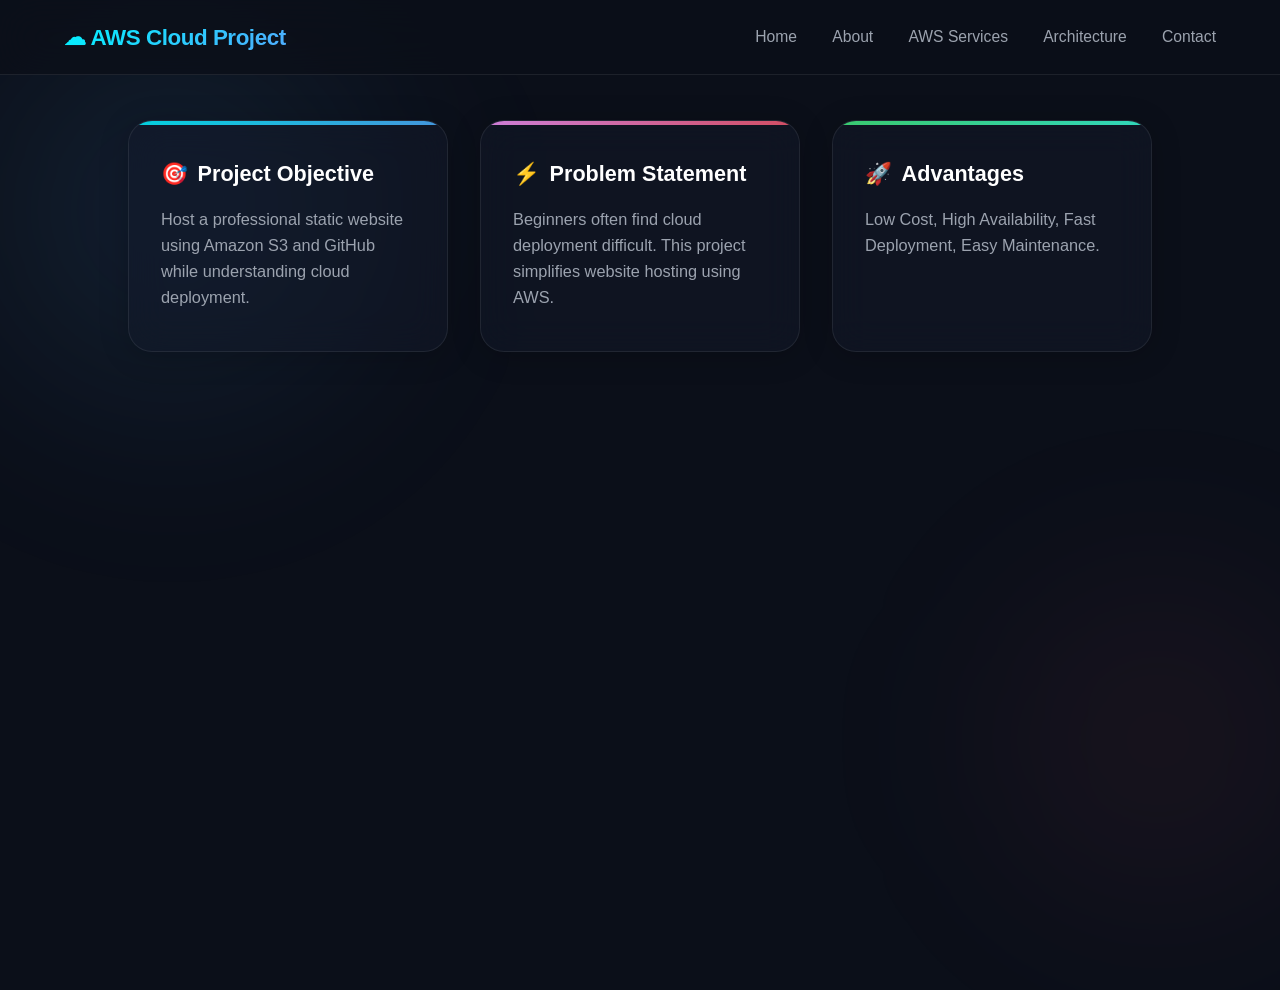
<file: about.html>
<!DOCTYPE html>
<html lang="en">
<head>
  <meta charset="UTF-8">
  <meta name="viewport" content="width=device-width, initial-scale=1.0">
  <title>Static Website Project</title>
  <style>
    /* Premium Modern CSS Design System */
    :root {
      --bg-color: #0b0f19;
      --card-bg: rgba(22, 28, 45, 0.45);
      --border-color: rgba(255, 255, 255, 0.08);
      
      /* Glowing Gradients */
      --primary-glow: linear-gradient(135deg, #00f2fe 0%, #4facfe 100%);
      --secondary-glow: linear-gradient(135deg, #f093fb 0%, #f5576c 100%);
      --tertiary-glow: linear-gradient(135deg, #43e97b 0%, #38f9d7 100%);
      
      --text-main: #f3f4f6;
      --text-muted: #9ca3af;
      --font-family: 'Segoe UI', Tahoma, Geneva, Verdana, sans-serif;
    }

    * {
      box-sizing: border-box;
      margin: 0;
      padding: 0;
    }

    body {
      background-color: var(--bg-color);
      color: var(--text-main);
      font-family: var(--font-family);
      min-height: 100vh;
      display: flex;
      flex-direction: column;
      align-items: center;
      overflow-x: hidden;
      position: relative;
      padding: 120px 20px 40px; /* Top padding to prevent nav overlap */
    }

    /* Ambient Glow Background Blobs */
    .glow-bg {
      position: absolute;
      width: 600px;
      height: 600px;
      background: radial-gradient(circle, rgba(79, 172, 254, 0.12) 0%, rgba(0, 0, 0, 0) 70%);
      top: -10%;
      left: -10%;
      z-index: 0;
      filter: blur(80px);
      pointer-events: none;
      animation: float-slow 15s infinite ease-in-out alternate;
    }

    .glow-bg-2 {
      position: absolute;
      width: 500px;
      height: 500px;
      background: radial-gradient(circle, rgba(245, 87, 108, 0.08) 0%, rgba(0, 0, 0, 0) 70%);
      bottom: -10%;
      right: -10%;
      z-index: 0;
      filter: blur(80px);
      pointer-events: none;
      animation: float-slow 12s infinite ease-in-out alternate-reverse;
    }

    @keyframes float-slow {
      0% { transform: translate(0, 0) scale(1); }
      100% { transform: translate(50px, 40px) scale(1.1); }
    }

    /* Floating Navigation Bar */
    nav {
      position: fixed;
      top: 0;
      left: 0;
      width: 100%;
      height: 75px;
      background: rgba(11, 15, 25, 0.75);
      backdrop-filter: blur(20px);
      -webkit-backdrop-filter: blur(20px);
      border-bottom: 1px solid var(--border-color);
      display: flex;
      justify-content: space-between;
      align-items: center;
      padding: 0 4rem;
      z-index: 1000;
    }

    nav .logo {
      font-size: 1.4rem;
      font-weight: 800;
      background: var(--primary-glow);
      -webkit-background-clip: text;
      -webkit-text-fill-color: transparent;
      letter-spacing: -0.02em;
    }

    nav ul {
      display: flex;
      list-style: none;
      gap: 2.2rem;
      align-items: center;
    }

    nav ul li a {
      color: var(--text-muted);
      text-decoration: none;
      font-size: 0.98rem;
      font-weight: 500;
      transition: all 0.3s ease;
      position: relative;
      padding: 0.5rem 0;
    }

    nav ul li a::after {
      content: '';
      position: absolute;
      bottom: 0;
      left: 0;
      width: 0;
      height: 2px;
      background: var(--primary-glow);
      transition: width 0.3s ease;
    }

    nav ul li a:hover {
      color: #ffffff;
    }

    nav ul li a:hover::after {
      width: 100%;
    }

    /* Nav CTA Button */
    .nav-btn {
      background: var(--primary-glow);
      color: #0b0f19 !important;
      padding: 0.55rem 1.2rem;
      border-radius: 12px;
      font-weight: 700;
      font-size: 0.88rem;
      box-shadow: 0 0 15px rgba(0, 242, 254, 0.25);
      transition: all 0.3s cubic-bezier(0.16, 1, 0.3, 1);
    }

    .nav-btn::after {
      display: none !important;
    }

    .nav-btn:hover {
      transform: translateY(-2px);
      box-shadow: 0 0 25px rgba(0, 242, 254, 0.45);
    }

    /* Container for layout */
    .container {
      max-width: 1100px;
      width: 100%;
      margin: 0 auto;
      z-index: 1;
      display: flex;
      justify-content: center;
    }

    /* Card Flex Grid */
    .cards {
      display: flex;
      gap: 2rem;
      flex-wrap: wrap;
      justify-content: center;
      width: 100%;
    }

    /* Glassmorphism Cards with Neon Indicators */
    .card {
      background: var(--card-bg);
      border: 1px solid var(--border-color);
      backdrop-filter: blur(18px);
      -webkit-backdrop-filter: blur(18px);
      border-radius: 24px;
      padding: 2.5rem 2rem;
      width: 320px;
      box-shadow: 0 4px 30px rgba(0, 0, 0, 0.2);
      transition: all 0.4s cubic-bezier(0.16, 1, 0.3, 1);
      position: relative;
      overflow: hidden;
      animation: fadeIn 0.8s cubic-bezier(0.16, 1, 0.3, 1) forwards;
      opacity: 0;
    }

    /* Card Top Neon Indicator Stripes */
    .card::before {
      content: '';
      position: absolute;
      top: 0;
      left: 0;
      width: 100%;
      height: 4px;
      opacity: 0.85;
      transition: height 0.3s ease;
    }

    .card:nth-child(1)::before { background: var(--primary-glow); }
    .card:nth-child(2)::before { background: var(--secondary-glow); }
    .card:nth-child(3)::before { background: var(--tertiary-glow); }

    /* Card Hover Animations */
    .card:hover {
      transform: translateY(-8px);
      border-color: rgba(255, 255, 255, 0.18);
      box-shadow: 0 20px 40px rgba(0, 0, 0, 0.4);
      background: rgba(26, 33, 53, 0.55);
    }

    .card:hover::before {
      height: 6px;
    }

    /* Heading inside Card */
    .card h3 {
      font-size: 1.35rem;
      font-weight: 700;
      margin-bottom: 1.2rem;
      display: flex;
      align-items: center;
      gap: 0.6rem;
      color: #ffffff;
      margin-top: 0;
    }

    /* Emoji Animations on Hover */
    .card h3 span {
      display: inline-block;
      transition: transform 0.4s cubic-bezier(0.175, 0.885, 0.32, 1.275);
    }

    .card:hover h3 span {
      transform: scale(1.3) rotate(15deg);
    }

    /* Card Paragraph Content */
    .card p {
      color: var(--text-muted);
      font-size: 1.02rem;
      line-height: 1.6;
      margin: 0;
    }

    /* Fade-in Animation */
    @keyframes fadeIn {
      from { opacity: 0; transform: translateY(30px); }
      to { opacity: 1; transform: translateY(0); }
    }

    /* Responsive Adaptation */
    @media (max-width: 768px) {
      nav {
        padding: 0 1.5rem;
        height: 65px;
      }
      nav ul {
        gap: 1.2rem;
      }
      nav ul li a {
        font-size: 0.85rem;
      }
      body {
        padding-top: 100px;
      }
      .cards {
        flex-direction: column;
        align-items: center;
      }
      .card {
        width: 100%;
        max-width: 340px;
      }
    }
  </style>
</head>
<body>

  <!-- Decorative Glow Background Blobs -->
  <div class="glow-bg"></div>
  <div class="glow-bg-2"></div>

  <!-- Floating Navigation Bar -->
  <nav>
    <div class="logo">☁ AWS Cloud Project</div>
    <ul>
      <li><a href="index1.html">Home</a></li>
      <li><a href="about.html">About</a></li>
      <li><a href="services.html">AWS Services</a></li>
      <li><a href="architecture.html">Architecture</a></li>
      <li><a href="contact.html">Contact</a></li>
      
    </ul>
  </nav>

  <!-- Content Container -->
  <div class="container">
    <section class="cards">
      <div class="card">
        <h3><span>🎯</span> Project Objective</h3>
        <p>Host a professional static website using Amazon S3 and GitHub while understanding cloud deployment.</p>
      </div>

      <div class="card">
        <h3><span>⚡</span> Problem Statement</h3>
        <p>Beginners often find cloud deployment difficult. This project simplifies website hosting using AWS.</p>
      </div>

      <div class="card">
        <h3><span>🚀</span> Advantages</h3>
        <p>Low Cost, High Availability, Fast Deployment, Easy Maintenance.</p>
      </div>
    </section>
  </div>

  <script>
    // Add a small interactive effect
    document.querySelectorAll('.card').forEach(card => {
      card.addEventListener('click', () => {
        const text = card.querySelector('h3').textContent.replace(/[^\w\s]/g, '').trim();
        alert(text + " clicked!");
      });
    });
  </script>

</body>
</html>
</file>
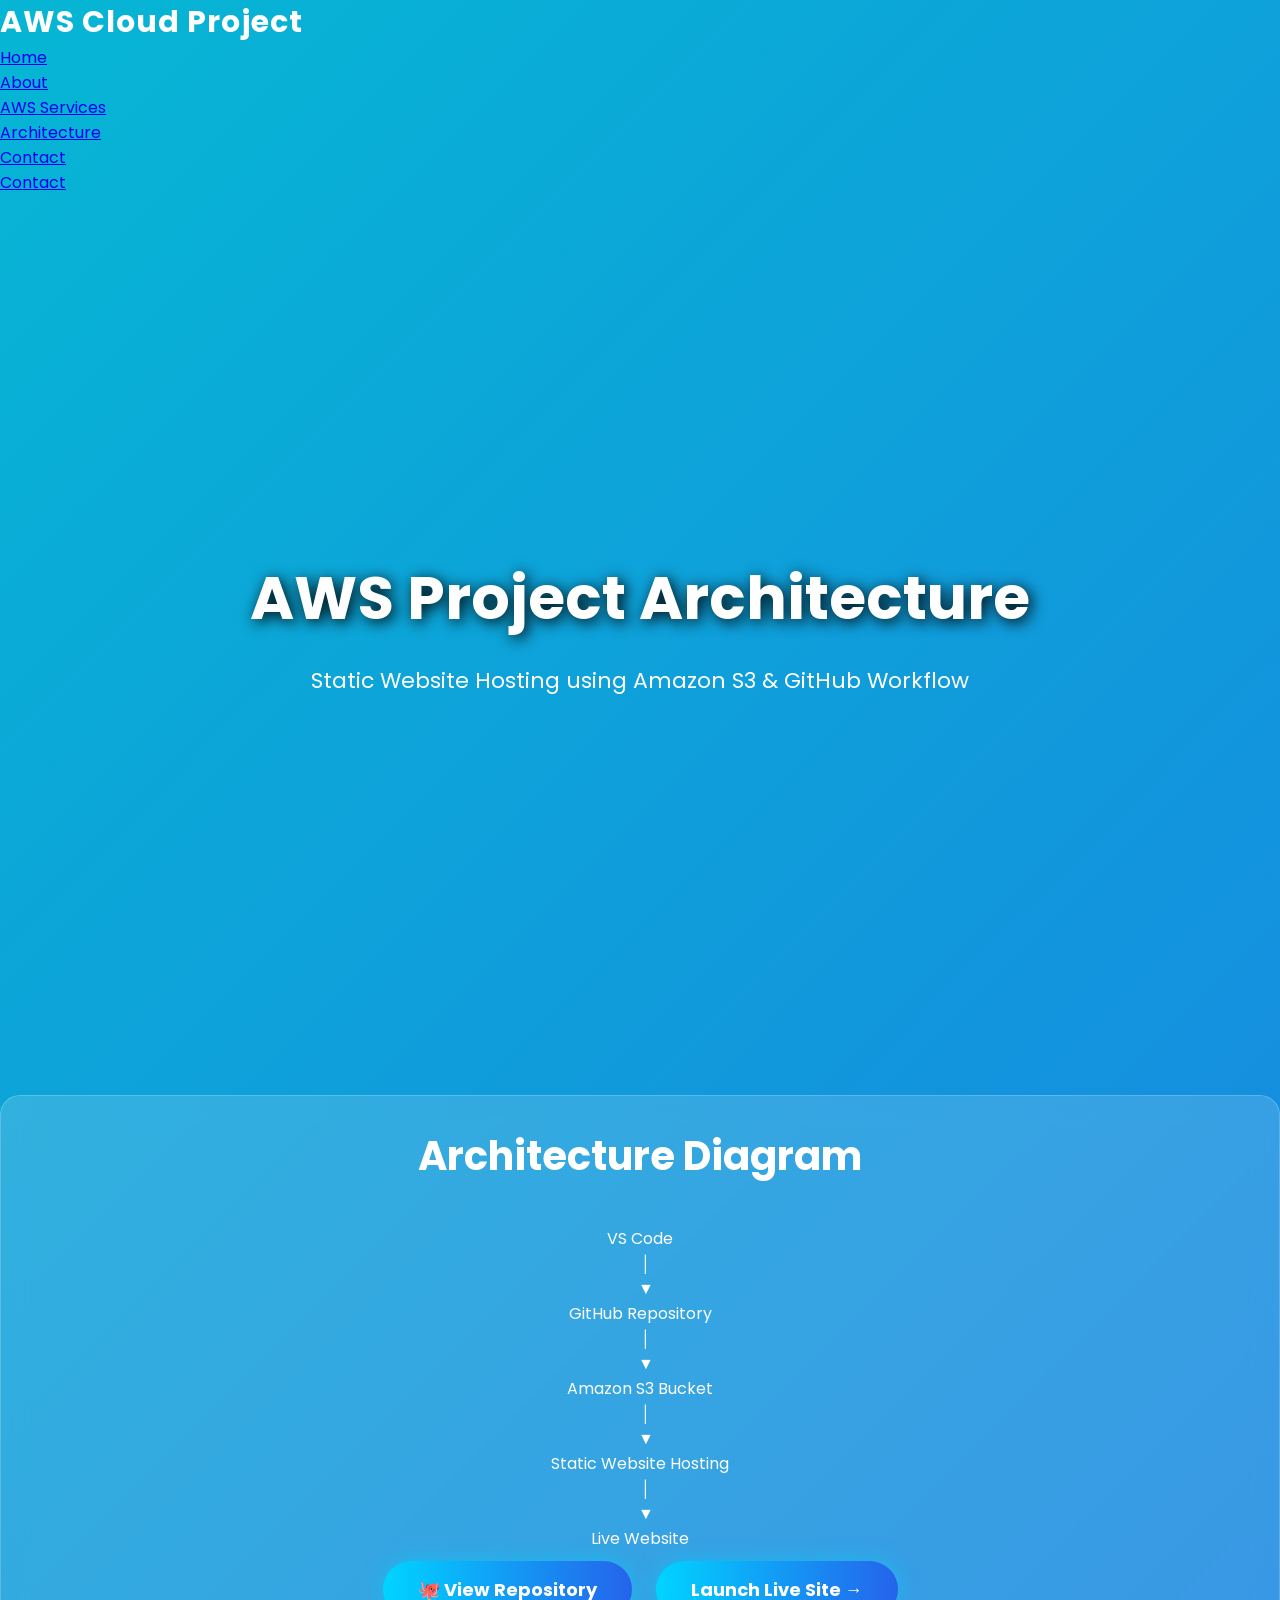
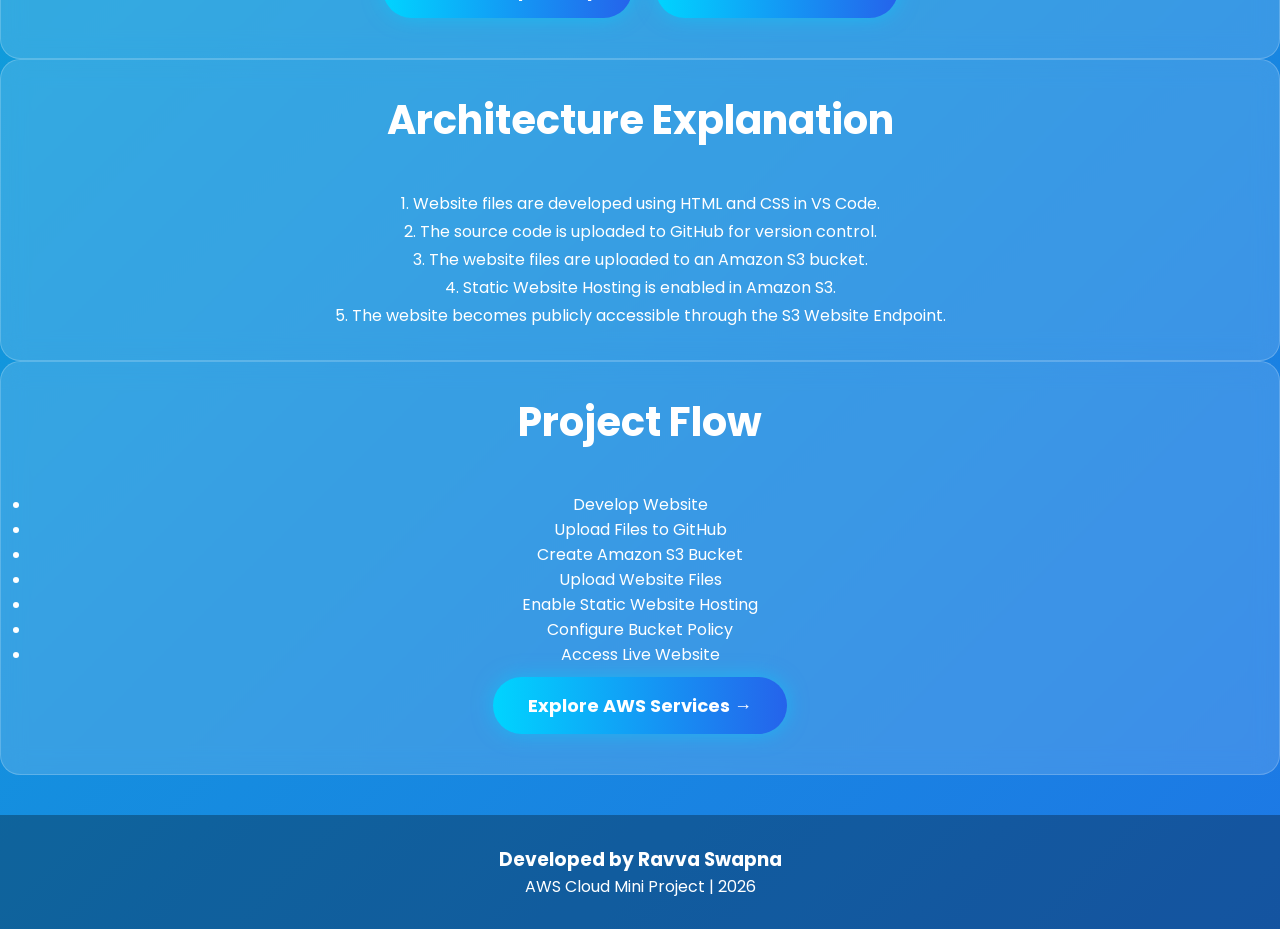
<file: architecture.html>
<!DOCTYPE html>
<html lang="en">
<head>
    <meta charset="UTF-8">
    <meta name="viewport" content="width=device-width, initial-scale=1.0">
    <title>Architecture - AWS Cloud Project</title>
    <link rel="stylesheet" href="style.css">
</head>
<body>

    <!-- Floating Navigation Bar -->
    <nav>
        <div class="logo">AWS Cloud Project</div>
        <ul>
            <li><a href="index1.html">Home</a></li>
            <li><a href="about.html">About</a></li>
            <li><a href="services.html">AWS Services</a></li>
            <li><a href="architecture.html" class="active">Architecture</a></li>
            <li><a href="contact.html">Contact</a></li>
            <li><a href="language.html">Contact</a></li>
            <!-- CTA Nav Button -->
            
        </ul>
    </nav>

    <!-- Page Hero Section -->
    <section class="hero">
        <h1>AWS Project Architecture</h1>
        <p>Static Website Hosting using Amazon S3 & GitHub Workflow</p>
    </section>

    <!-- Main Content Container -->
    <div class="container">
        <!-- Card 1: Diagram -->
        <section class="card">
            <h2>Architecture Diagram</h2>
            <pre>
VS Code
   │
   ▼
GitHub Repository
   │
   ▼
Amazon S3 Bucket
   │
   ▼
Static Website Hosting
   │
   ▼
Live Website</pre>
            <!-- Card Buttons -->
            <div class="card-actions">
                <a href="https://github.com" target="_blank" class="btn btn-secondary"><span>🐙</span> View Repository</a>
                <a href="#" class="btn btn-primary">Launch Live Site <span>&rarr;</span></a>
            </div>
        </section>

        <!-- Card 2: Explanation -->
        <section class="card">
            <h2>Architecture Explanation</h2>
            <p>1. Website files are developed using HTML and CSS in VS Code.</p>
            <p>2. The source code is uploaded to GitHub for version control.</p>
            <p>3. The website files are uploaded to an Amazon S3 bucket.</p>
            <p>4. Static Website Hosting is enabled in Amazon S3.</p>
            <p>5. The website becomes publicly accessible through the S3 Website Endpoint.</p>
        </section>

        <!-- Card 3: Flow -->
        <section class="card">
            <h2>Project Flow</h2>
            <ul>
                <li>Develop Website</li>
                <li>Upload Files to GitHub</li>
                <li>Create Amazon S3 Bucket</li>
                <li>Upload Website Files</li>
                <li>Enable Static Website Hosting</li>
                <li>Configure Bucket Policy</li>
                <li>Access Live Website</li>
            </ul>
            <!-- Card Buttons -->
            <div class="card-actions">
                <a href="services.html" class="btn btn-primary">Explore AWS Services <span>&rarr;</span></a>
            </div>
        </section>
    </div>

    <!-- Page Footer -->
    <footer>
        <h3>Developed by Ravva Swapna</h3>
        <p>AWS Cloud Mini Project | 2026</p>
    </footer>

</body>
</html>
</file>
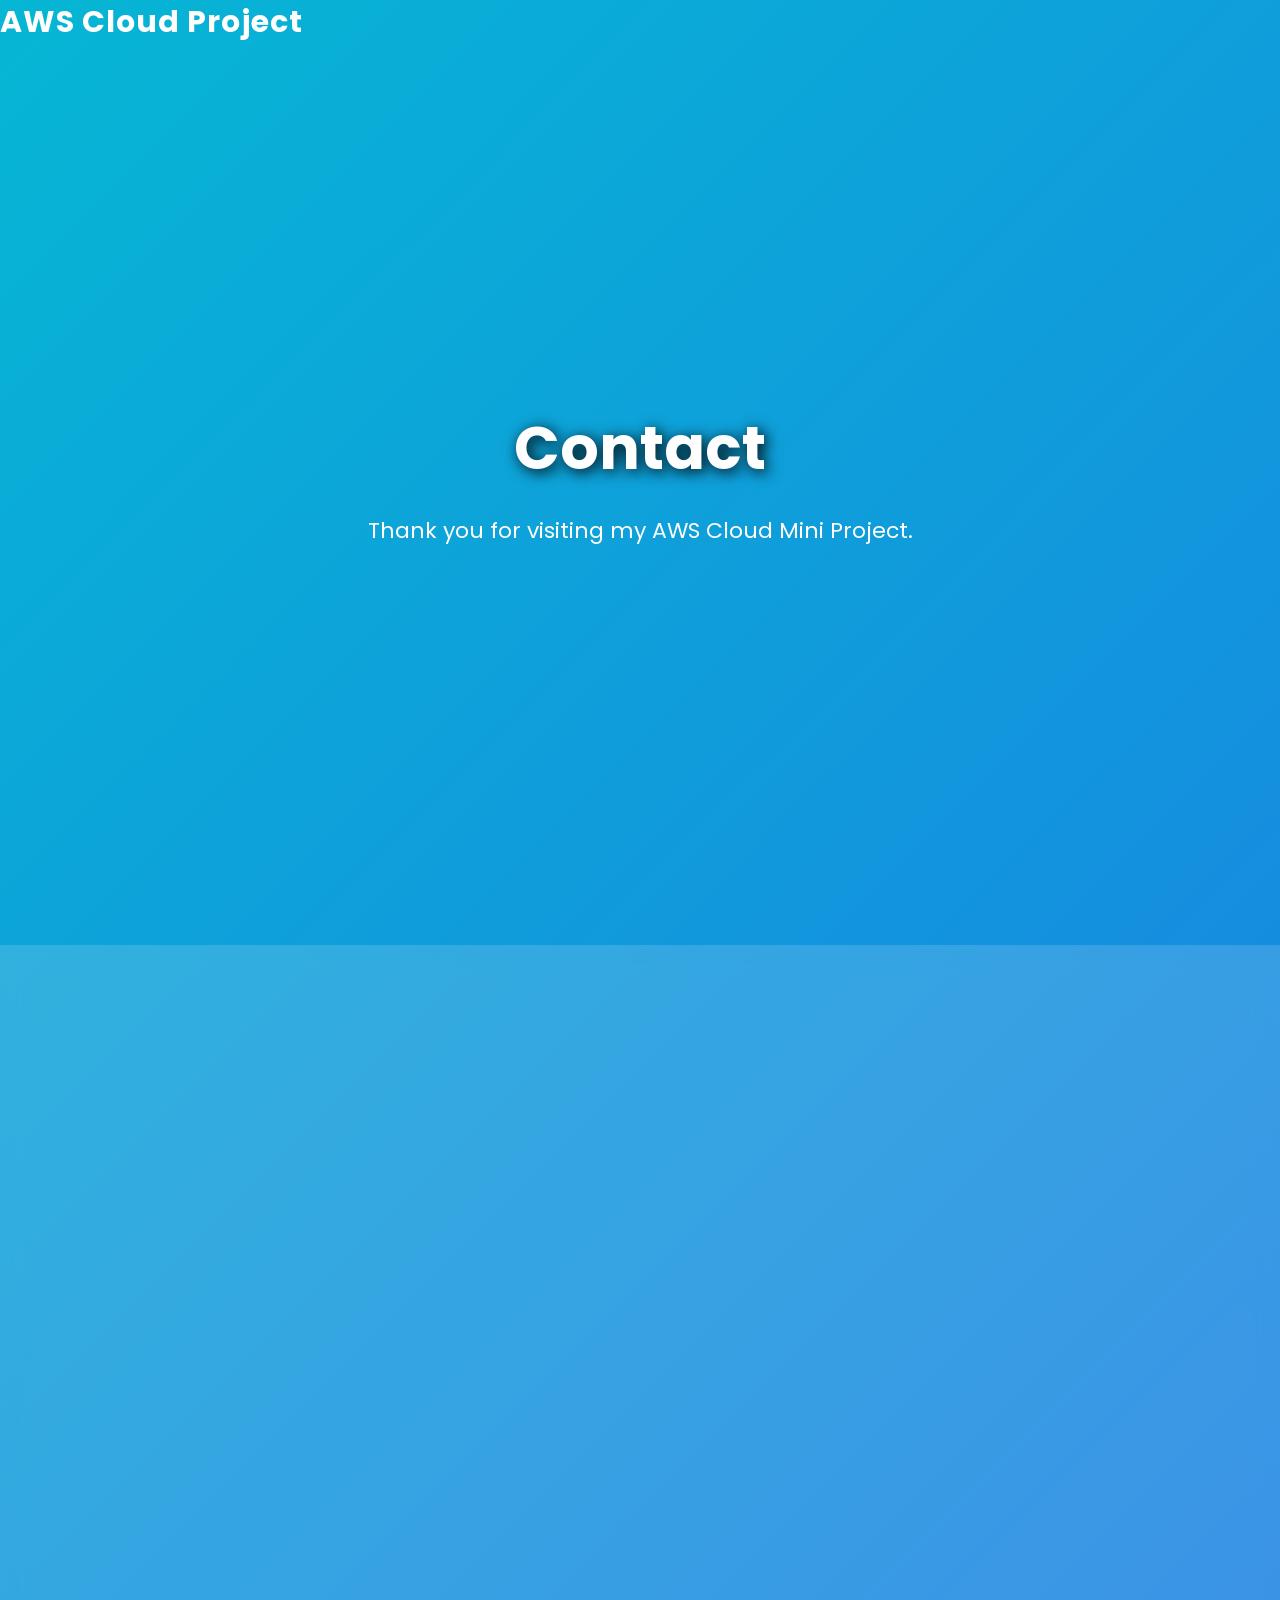
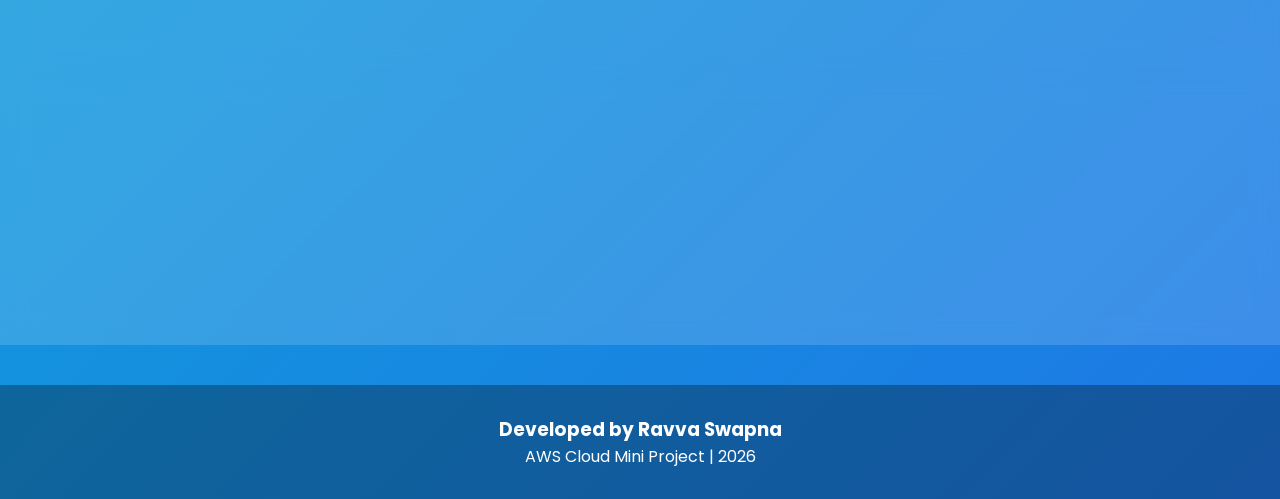
<file: contact.html>
<!DOCTYPE html>
<html lang="en">

<head>

<meta charset="UTF-8">

<meta name="viewport" content="width=device-width, initial-scale=1.0">

<title>Contact</title>

<link rel="stylesheet" href="style.css">

</head>

<body>

<nav>

<div class="logo">AWS Cloud Project</div>



</nav>

<section class="hero">

<h1>Contact</h1>

<p>Thank you for visiting my AWS Cloud Mini Project.</p>

</section>

<section class="card">

<h2>Contact Information</h2>

<form>

<label>Name</label>

<input type="text" placeholder="Enter Your Name">

<label>Email</label>

<input type="email" placeholder="Enter Your Email">

<label>Project</label>

<input type="text" value="AWS Cloud Mini Project">

<label>Message</label>

<textarea rows="5" placeholder="Enter your message"></textarea>

<input type="submit" value="Submit">

</form>

</section>

<section class="card">

<h2>Developer Details</h2>

<p><strong>Name:</strong> Ravva Swapna</p>

<p><strong>Project:</strong> Static Website Hosting using Amazon S3</p>

<p><strong>Technology:</strong> AWS Cloud, HTML, CSS, GitHub</p>

<p><strong>College:</strong> Potti Sriramulu Chalavadi Mallikarjuna Rao College of Engineering and Technology</p>

</section>

<footer>

<h3>Developed by Ravva Swapna</h3>

<p>AWS Cloud Mini Project | 2026</p>

</footer>

</body>

</html>
</file>
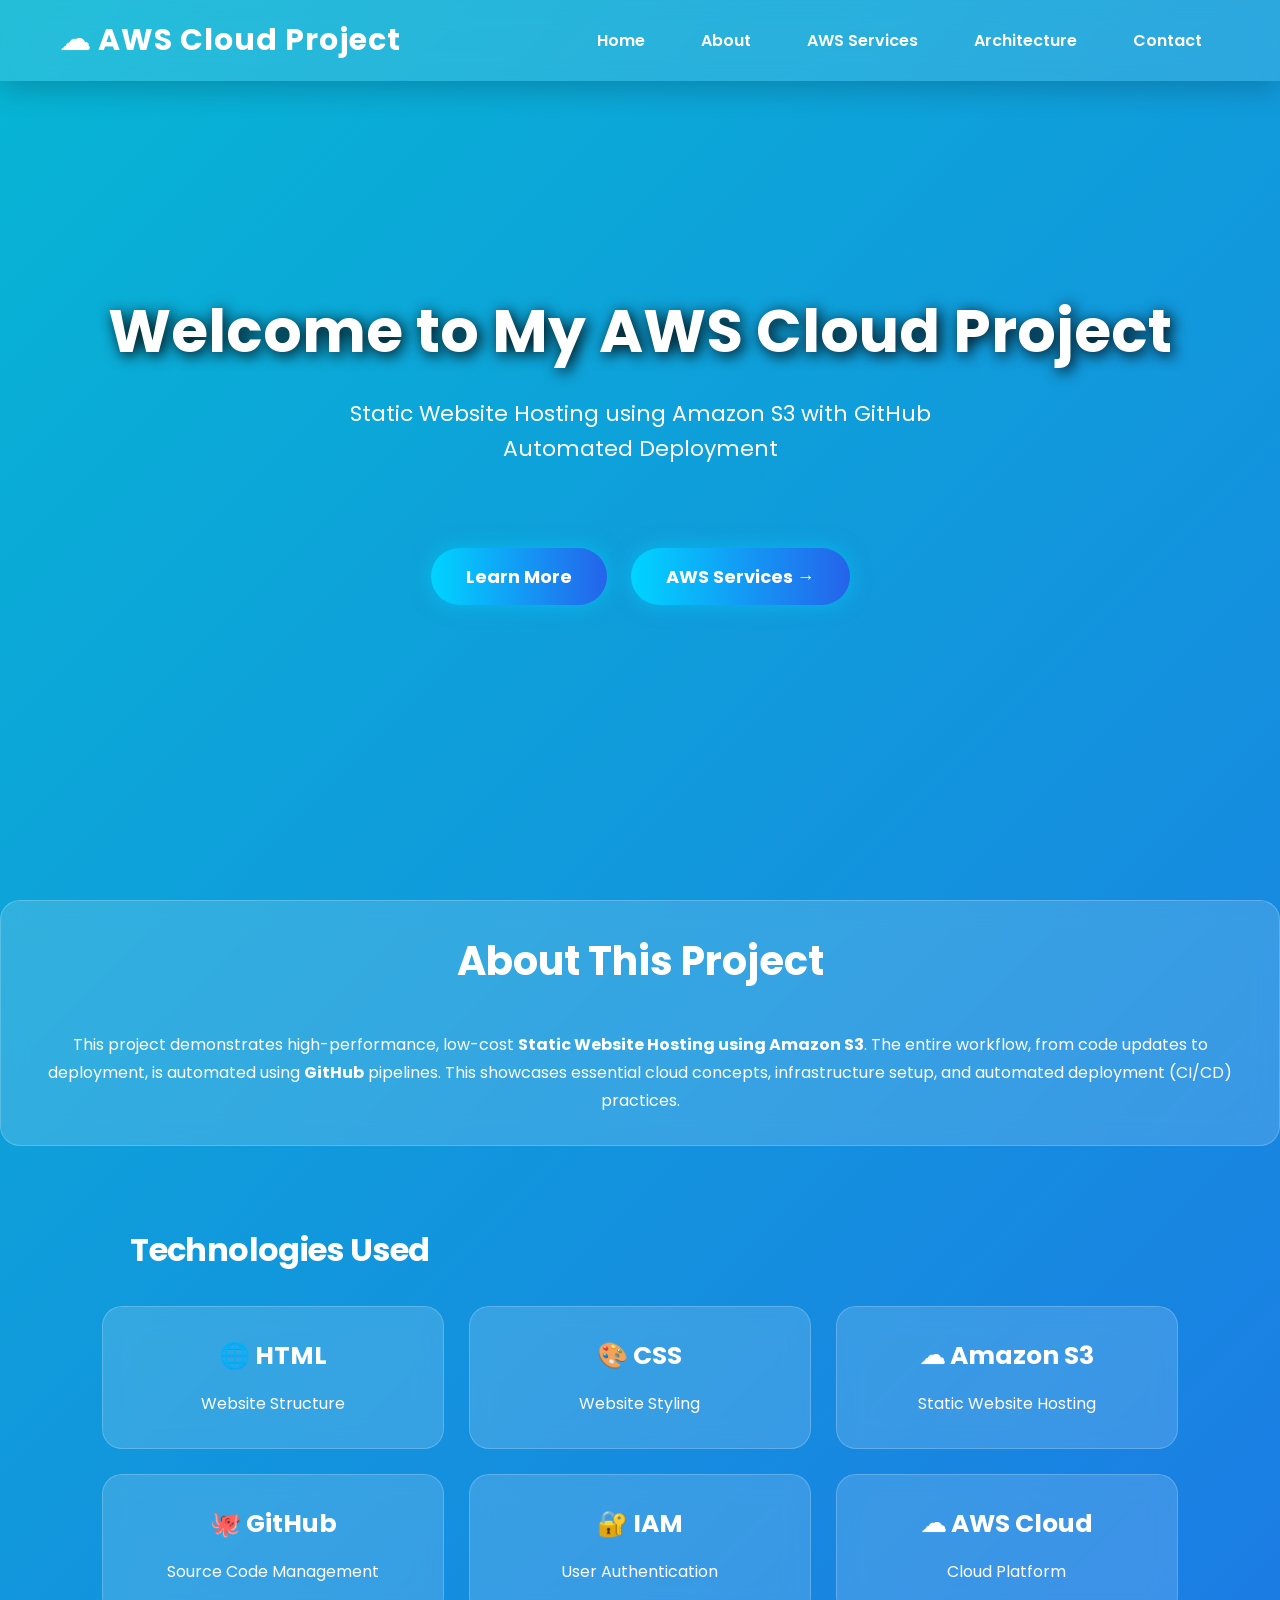
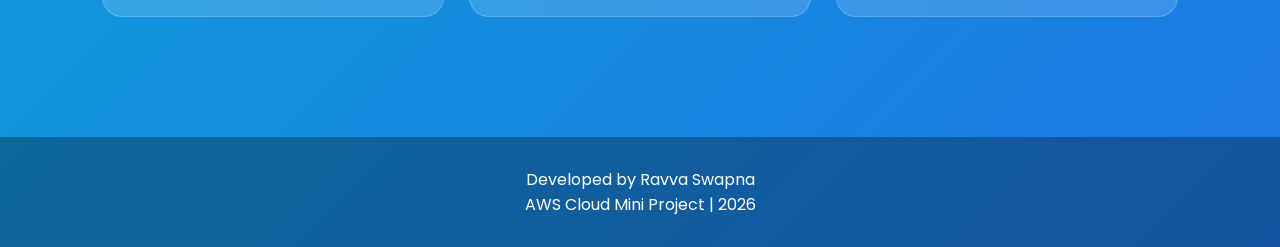
<file: index1.html>
<!DOCTYPE html>
<html lang="en">
<head>
    <meta charset="UTF-8">
    <meta name="viewport" content="width=device-width, initial-scale=1.0">
    <title>AWS Cloud Project</title>
    <link rel="stylesheet" href="style.css">
</head>
<body>
    

    <!-- Floating Navigation Bar -->
    <header>
        <nav class="navbar">
            <div class="logo">☁ AWS Cloud Project</div>
            <ul>
                <li><a href="index1.html" class="active">Home</a></li>
                <li><a href="about.html">About</a></li>
                <li><a href="services.html">AWS Services</a></li>
                <li><a href="architecture.html">Architecture</a></li>
                <li><a href="contact.html">Contact</a></li>
               
                <!-- CTA Nav Button -->
                
            </ul>
        </nav>
    </header>

    <!-- Page Hero Section -->
    <section class="hero">
        <h1>Welcome to My AWS Cloud Project</h1>
        <p>Static Website Hosting using Amazon S3 with GitHub Automated Deployment</p>
        <div class="card-actions" style="justify-content: center; margin-top: 2rem;">
            <a href="about.html" class="btn btn-secondary">Learn More</a>
            <a href="services.html" class="btn btn-primary">AWS Services <span>&rarr;</span></a>
        </div>
    </section>

    <!-- Main Content Container -->
    <div class="container">
        <!-- About This Project Card -->
        <section class="card about">
            <h2>About This Project</h2>
            <p>This project demonstrates high-performance, low-cost <strong>Static Website Hosting using Amazon S3</strong>. The entire workflow, from code updates to deployment, is automated using <strong>GitHub</strong> pipelines. This showcases essential cloud concepts, infrastructure setup, and automated deployment (CI/CD) practices.</p>
        </section>

        <!-- Technologies Used Grid Section -->
        <section class="technology">
            <h2 style="font-size: 2rem; font-weight: 700; margin-bottom: 2rem; background: linear-gradient(135deg, #ffffff 40%, #a5b4fc 100%); -webkit-background-clip: text; -webkit-text-fill-color: transparent; display: flex; align-items: center; gap: 0.75rem; letter-spacing: -0.02em;">
                <span style="display:inline-block; width: 4px; height: 1.8rem; background: var(--primary-glow); border-radius: 4px; margin-right: 0.75rem;"></span>
                Technologies Used
            </h2>
            
            <div class="cards">
                <!-- Card 1 -->
                <div class="card">
                    <h3><span>🌐</span> HTML</h3>
                    <p>Website Structure</p>
                </div>

                <!-- Card 2 -->
                <div class="card">
                    <h3><span>🎨</span> CSS</h3>
                    <p>Website Styling</p>
                </div>

                <!-- Card 3 -->
                <div class="card">
                    <h3><span>☁</span> Amazon S3</h3>
                    <p>Static Website Hosting</p>
                </div>

                <!-- Card 4 -->
                <div class="card">
                    <h3><span>🐙</span> GitHub</h3>
                    <p>Source Code Management</p>
                </div>

                <!-- Card 5 -->
                <div class="card">
                    <h3><span>🔐</span> IAM</h3>
                    <p>User Authentication</p>
                </div>

                <!-- Card 6 -->
                <div class="card">
                    <h3><span>☁</span> AWS Cloud</h3>
                    <p>Cloud Platform</p>
                </div>
            </div>
        </section>
    </div>

    <!-- Page Footer -->
    <footer>
        <p>Developed by Ravva Swapna<br>AWS Cloud Mini Project | 2026</p>
    </footer>

</body>
</html>
</file>
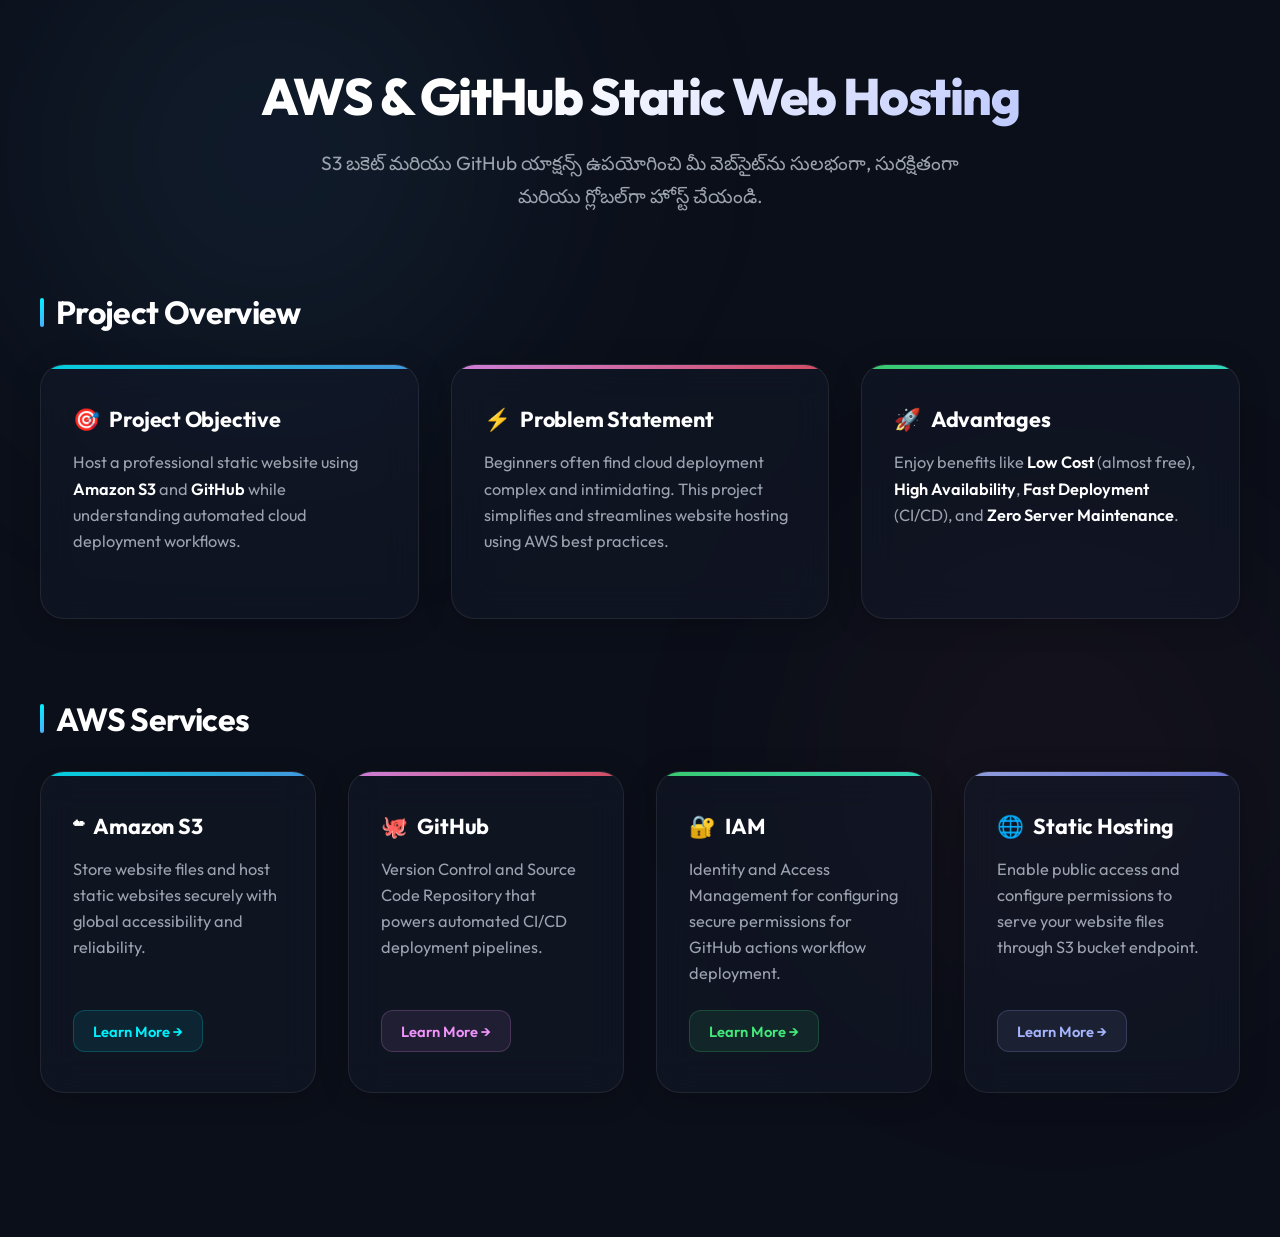
<file: services.html>
<!DOCTYPE html>
<html lang="te">
<head>
    <meta charset="UTF-8">
    <meta name="viewport" content="width=device-width, initial-scale=1.0">
    <title>AWS Static Web Hosting Landing Page</title>
    <link rel="preconnect" href="https://fonts.googleapis.com">
    <link rel="preconnect" href="https://fonts.gstatic.com" crossorigin>
    <link href="https://fonts.googleapis.com/css2?family=Outfit:wght@300;400;500;600;700;800&family=Noto+Sans+Telugu:wght@400;600;700&display=swap" rel="stylesheet">
    <style>
        /* Modern CSS Design System */
        :root {
            --bg-color: #0b0f19;
            --card-bg: rgba(22, 28, 45, 0.45);
            --border-color: rgba(255, 255, 255, 0.08);
            
            /* Curated Gradients for Each Card Indicator */
            --primary-glow: linear-gradient(135deg, #00f2fe 0%, #4facfe 100%);
            --secondary-glow: linear-gradient(135deg, #f093fb 0%, #f5576c 100%);
            --tertiary-glow: linear-gradient(135deg, #43e97b 0%, #38f9d7 100%);
            --quaternary-glow: linear-gradient(135deg, #a5b4fc 0%, #818cf8 100%);
            
            --text-main: #f3f4f6;
            --text-muted: #9ca3af;
            --font-family: 'Outfit', 'Noto Sans Telugu', -apple-system, BlinkMacSystemFont, sans-serif;
        }

        * {
            box-sizing: border-box;
            margin: 0;
            padding: 0;
        }

        body {
            background-color: var(--bg-color);
            color: var(--text-main);
            font-family: var(--font-family);
            min-height: 100vh;
            display: flex;
            flex-direction: column;
            justify-content: flex-start;
            align-items: center;
            overflow-x: hidden;
            position: relative;
            padding: 4rem 1.5rem;
        }

        /* Ambient Glow Background Blobs for Visual Depth */
        .glow-bg {
            position: absolute;
            width: 800px;
            height: 800px;
            background: radial-gradient(circle, rgba(79, 172, 254, 0.1) 0%, rgba(0, 0, 0, 0) 70%);
            top: -20%;
            left: -10%;
            z-index: 0;
            filter: blur(100px);
            pointer-events: none;
            animation: float-slow 20s infinite ease-in-out alternate;
        }

        .glow-bg-2 {
            position: absolute;
            width: 700px;
            height: 700px;
            background: radial-gradient(circle, rgba(245, 87, 108, 0.06) 0%, rgba(0, 0, 0, 0) 70%);
            bottom: 10%;
            right: -10%;
            z-index: 0;
            filter: blur(100px);
            pointer-events: none;
            animation: float-slow 16s infinite ease-in-out alternate-reverse;
        }

        @keyframes float-slow {
            0% { transform: translate(0, 0) scale(1); }
            100% { transform: translate(80px, 50px) scale(1.15); }
        }

        .container {
            max-width: 1200px;
            width: 100%;
            margin: 0 auto;
            z-index: 1;
        }

        header {
            text-align: center;
            margin-bottom: 5rem;
        }

        header h1 {
            font-size: 3.2rem;
            font-weight: 800;
            background: linear-gradient(135deg, #ffffff 40%, #a5b4fc 100%);
            -webkit-background-clip: text;
            -webkit-text-fill-color: transparent;
            margin-bottom: 1.2rem;
            letter-spacing: -0.03em;
        }

        header p {
            color: var(--text-muted);
            font-size: 1.2rem;
            max-width: 700px;
            margin: 0 auto;
            line-height: 1.7;
        }

        /* Section Styling */
        section {
            margin-bottom: 5rem;
            width: 100%;
        }

        section h2 {
            font-size: 2rem;
            font-weight: 700;
            margin-bottom: 2rem;
            background: linear-gradient(135deg, #ffffff 40%, #a5b4fc 100%);
            -webkit-background-clip: text;
            -webkit-text-fill-color: transparent;
            display: flex;
            align-items: center;
            gap: 0.75rem;
            letter-spacing: -0.02em;
        }

        section h2::before {
            content: '';
            display: inline-block;
            width: 4px;
            height: 1.8rem;
            background: var(--primary-glow);
            border-radius: 4px;
        }

        /* Cards Layout Section */
        .cards {
            display: grid;
            grid-template-columns: repeat(auto-fit, minmax(260px, 1fr));
            gap: 2rem;
            width: 100%;
        }

        /* Glassmorphism Card Style */
        .card {
            background: var(--card-bg);
            border: 1px solid var(--border-color);
            backdrop-filter: blur(18px);
            -webkit-backdrop-filter: blur(18px);
            border-radius: 24px;
            padding: 2.5rem 2rem;
            text-align: left;
            transition: all 0.4s cubic-bezier(0.16, 1, 0.3, 1);
            position: relative;
            overflow: hidden;
            display: flex;
            flex-direction: column;
            box-shadow: 0 4px 30px rgba(0, 0, 0, 0.2);
        }

        /* Card Top Border Color Indicator */
        .card::before {
            content: '';
            position: absolute;
            top: 0;
            left: 0;
            width: 100%;
            height: 4px;
            opacity: 0.85;
            transition: height 0.3s cubic-bezier(0.16, 1, 0.3, 1);
        }

        /* Differentiate Top Stripes */
        .card:nth-child(4n+1)::before { background: var(--primary-glow); }
        .card:nth-child(4n+2)::before { background: var(--secondary-glow); }
        .card:nth-child(4n+3)::before { background: var(--tertiary-glow); }
        .card:nth-child(4n+4)::before { background: var(--quaternary-glow); }

        /* Card Hover States */
        .card:hover {
            transform: translateY(-8px);
            border-color: rgba(255, 255, 255, 0.18);
            box-shadow: 0 20px 40px rgba(0, 0, 0, 0.4);
            background: rgba(26, 33, 53, 0.55);
        }

        .card:hover::before {
            height: 6px;
        }

        /* Title inside Card */
        .card h3 {
            font-size: 1.35rem;
            font-weight: 700;
            margin-bottom: 1rem;
            display: flex;
            align-items: center;
            gap: 0.6rem;
            color: #ffffff;
            letter-spacing: -0.01em;
        }

        /* Emoji animation inside title */
        .card h3 span {
            display: inline-block;
            transition: transform 0.4s cubic-bezier(0.175, 0.885, 0.32, 1.275);
        }

        .card:hover h3 span {
            transform: scale(1.3) rotate(15deg);
        }

        /* Content Paragraph */
        .card p {
            color: var(--text-muted);
            font-size: 1.02rem;
            line-height: 1.6;
            font-weight: 400;
            margin-bottom: 1.5rem;
        }

        .card p strong {
            color: #ffffff;
            font-weight: 600;
        }

        /* Interactive Learn More Button */
        .btn {
            margin-top: auto;
            display: inline-flex;
            align-items: center;
            justify-content: center;
            gap: 0.5rem;
            padding: 0.65rem 1.2rem;
            border-radius: 12px;
            font-size: 0.92rem;
            font-weight: 600;
            text-decoration: none;
            transition: all 0.3s cubic-bezier(0.16, 1, 0.3, 1);
            width: fit-content;
        }

        /* Custom color styles for buttons in each card color type */
        .card:nth-child(4n+1) .btn {
            background: rgba(0, 242, 254, 0.08);
            color: #00f2fe;
            border: 1px solid rgba(0, 242, 254, 0.2);
        }
        .card:nth-child(4n+1) .btn:hover {
            background: var(--primary-glow);
            color: #0b0f19;
            box-shadow: 0 0 15px rgba(0, 242, 254, 0.3);
            border-color: transparent;
        }

        .card:nth-child(4n+2) .btn {
            background: rgba(240, 147, 251, 0.08);
            color: #f093fb;
            border: 1px solid rgba(240, 147, 251, 0.2);
        }
        .card:nth-child(4n+2) .btn:hover {
            background: var(--secondary-glow);
            color: #0b0f19;
            box-shadow: 0 0 15px rgba(240, 147, 251, 0.3);
            border-color: transparent;
        }

        .card:nth-child(4n+3) .btn {
            background: rgba(67, 233, 123, 0.08);
            color: #43e97b;
            border: 1px solid rgba(67, 233, 123, 0.2);
        }
        .card:nth-child(4n+3) .btn:hover {
            background: var(--tertiary-glow);
            color: #0b0f19;
            box-shadow: 0 0 15px rgba(67, 233, 123, 0.3);
            border-color: transparent;
        }

        .card:nth-child(4n+4) .btn {
            background: rgba(165, 180, 252, 0.08);
            color: #a5b4fc;
            border: 1px solid rgba(165, 180, 252, 0.2);
        }
        .card:nth-child(4n+4) .btn:hover {
            background: var(--quaternary-glow);
            color: #0b0f19;
            box-shadow: 0 0 15px rgba(165, 180, 252, 0.3);
            border-color: transparent;
        }

        /* Responsive Styling */
        @media (max-width: 992px) {
            .cards {
                grid-template-columns: repeat(2, 1fr);
            }
        }

        @media (max-width: 768px) {
            header h1 {
                font-size: 2.5rem;
            }
            header p {
                font-size: 1.1rem;
            }
            body {
                padding: 3rem 1rem;
            }
            .cards {
                grid-template-columns: 1fr;
                gap: 1.5rem;
            }
            .card {
                padding: 2rem 1.5rem;
            }
        }
    </style>
</head>
<body>

    <!-- Decorative Glow Shapes -->
    <div class="glow-bg"></div>
    <div class="glow-bg-2"></div>

    <div class="container">
        <!-- Main Header -->
        <header>
            <h1>AWS & GitHub Static Web Hosting</h1>
            <p>S3 బకెట్ మరియు GitHub యాక్షన్స్ ఉపయోగించి మీ వెబ్‌సైట్‌ను సులభంగా, సురక్షితంగా మరియు గ్లోబల్‌గా హోస్ట్ చేయండి.</p>
        </header>

        <!-- Section 1: Project Overview -->
        <section>
            <h2>Project Overview</h2>
            <div class="cards">
                <!-- Card 1 -->
                <div class="card">
                    <h3><span>🎯</span> Project Objective</h3>
                    <p>Host a professional static website using <strong>Amazon S3</strong> and <strong>GitHub</strong> while understanding automated cloud deployment workflows.</p>
                </div>

                <!-- Card 2 -->
                <div class="card">
                    <h3><span>⚡</span> Problem Statement</h3>
                    <p>Beginners often find cloud deployment complex and intimidating. This project simplifies and streamlines website hosting using AWS best practices.</p>
                </div>

                <!-- Card 3 -->
                <div class="card">
                    <h3><span>🚀</span> Advantages</h3>
                    <p>Enjoy benefits like <strong>Low Cost</strong> (almost free), <strong>High Availability</strong>, <strong>Fast Deployment</strong> (CI/CD), and <strong>Zero Server Maintenance</strong>.</p>
                </div>
            </div>
        </section>

        <!-- Section 2: AWS Services -->
        <section>
            <h2>AWS Services</h2>
            <div class="cards">
                <!-- Card 1 -->
                <div class="card">
                    <h3><span>☁</span> Amazon S3</h3>
                    <p>Store website files and host static websites securely with global accessibility and reliability.</p>
                    <a href="#" class="btn">Learn More &rarr;</a>
                </div>

                <!-- Card 2 -->
                <div class="card">
                    <h3><span>🐙</span> GitHub</h3>
                    <p>Version Control and Source Code Repository that powers automated CI/CD deployment pipelines.</p>
                    <a href="#" class="btn">Learn More &rarr;</a>
                </div>

                <!-- Card 3 -->
                <div class="card">
                    <h3><span>🔐</span> IAM</h3>
                    <p>Identity and Access Management for configuring secure permissions for GitHub actions workflow deployment.</p>
                    <a href="#" class="btn">Learn More &rarr;</a>
                </div>

                <!-- Card 4 -->
                <div class="card">
                    <h3><span>🌐</span> Static Hosting</h3>
                    <p>Enable public access and configure permissions to serve your website files through S3 bucket endpoint.</p>
                    <a href="#" class="btn">Learn More &rarr;</a>
                </div>
            </div>
        </section>
    </div>

</body>
</html>
</file>
<file: style.css>
/* Google Font */
@import url('https://fonts.googleapis.com/css2?family=Poppins:wght@300;400;600;700&display=swap');

*{
    margin:0;
    padding:0;
    box-sizing:border-box;
    font-family:'Poppins',sans-serif;
    scroll-behavior:smooth;
}

body{
    background:linear-gradient(-45deg,#0f172a,#1e3a8a,#2563eb,#06b6d4);
    background-size:400% 400%;
    animation:bgMove 12s ease infinite;
    color:#fff;
}

/* Animated Background */

@keyframes bgMove{

0%{background-position:0% 50%;}

50%{background-position:100% 50%;}

100%{background-position:0% 50%;}

}

/* ================= NAVBAR ================= */

.navbar{

display:flex;

justify-content:space-between;

align-items:center;

padding:18px 60px;

position:fixed;

width:100%;

top:0;

z-index:999;

background:rgba(255,255,255,.12);

backdrop-filter:blur(12px);

box-shadow:0 8px 30px rgba(0,0,0,.2);

}

.logo{

font-size:30px;

font-weight:700;

color:#fff;

letter-spacing:1px;

}

.navbar ul{

display:flex;

list-style:none;

}

.navbar ul li{

margin-left:20px;

}

.navbar ul li a{

text-decoration:none;

color:white;

padding:12px 18px;

border-radius:30px;

transition:.4s;

font-weight:600;

}

.navbar ul li a:hover{

background:#38bdf8;

transform:translateY(-3px);

box-shadow:0 0 20px #38bdf8;

}

/* ================= HERO ================= */

.hero{

height:100vh;

display:flex;

flex-direction:column;

justify-content:center;

align-items:center;

text-align:center;

padding:20px;

}

.hero h1{

font-size:60px;

margin-bottom:20px;

text-shadow:3px 3px 15px black;

animation:fadeDown 1s;

}

.hero p{

font-size:22px;

max-width:700px;

line-height:35px;

margin-bottom:40px;

animation:fadeUp 1.2s;

}

@keyframes fadeDown{

from{

opacity:0;

transform:translateY(-50px);

}

to{

opacity:1;

transform:translateY(0);

}

}

@keyframes fadeUp{

from{

opacity:0;

transform:translateY(50px);

}

to{

opacity:1;

transform:translateY(0);

}

}

/* ================= BUTTON ================= */

.btn{

display:inline-block;

padding:15px 35px;

margin:10px;

background:linear-gradient(90deg,#00d4ff,#2563eb);

border-radius:40px;

color:white;

text-decoration:none;

font-size:18px;

font-weight:bold;

transition:.4s;

box-shadow:0 0 20px rgba(0,212,255,.5);

}

.btn:hover{

transform:scale(1.08);

box-shadow:0 0 35px cyan;

}

/* ================= SECTION ================= */

section{

padding:80px 8%;

}

h2{

text-align:center;

font-size:40px;

margin-bottom:40px;

}

/* ================= CARDS ================= */

.cards{

display:grid;

grid-template-columns:repeat(auto-fit,minmax(260px,1fr));

gap:25px;

}

.card{

background:rgba(255,255,255,.15);

backdrop-filter:blur(12px);

border-radius:20px;

padding:30px;

text-align:center;

transition:.5s;

border:1px solid rgba(255,255,255,.2);

}

.card:hover{

transform:translateY(-12px);

box-shadow:0 20px 40px rgba(0,0,0,.4);

}

.card h3{

margin-bottom:15px;

font-size:25px;

}

.card p{

line-height:28px;

}

/* ================= CONTACT FORM ================= */

form{

max-width:650px;

margin:auto;

}

input,textarea{

width:100%;

padding:15px;

margin:12px 0;

border:none;

outline:none;

border-radius:12px;

background:rgba(255,255,255,.2);

color:white;

}

input::placeholder,

textarea::placeholder{

color:#eee;

}

input[type="submit"]{

background:#06b6d4;

cursor:pointer;

font-size:18px;

font-weight:bold;

}

input[type="submit"]:hover{

background:#0284c7;

}

/* ================= FOOTER ================= */

footer{

background:rgba(0,0,0,.3);

text-align:center;

padding:30px;

margin-top:40px;

}

/* ================= MOBILE ================= */

@media(max-width:768px){

.navbar{

flex-direction:column;

padding:15px;

}

.navbar ul{

flex-direction:column;

margin-top:15px;

}

.navbar ul li{

margin:8px 0;

}

.hero h1{

font-size:38px;

}

.hero p{

font-size:18px;







}



}
</file>
